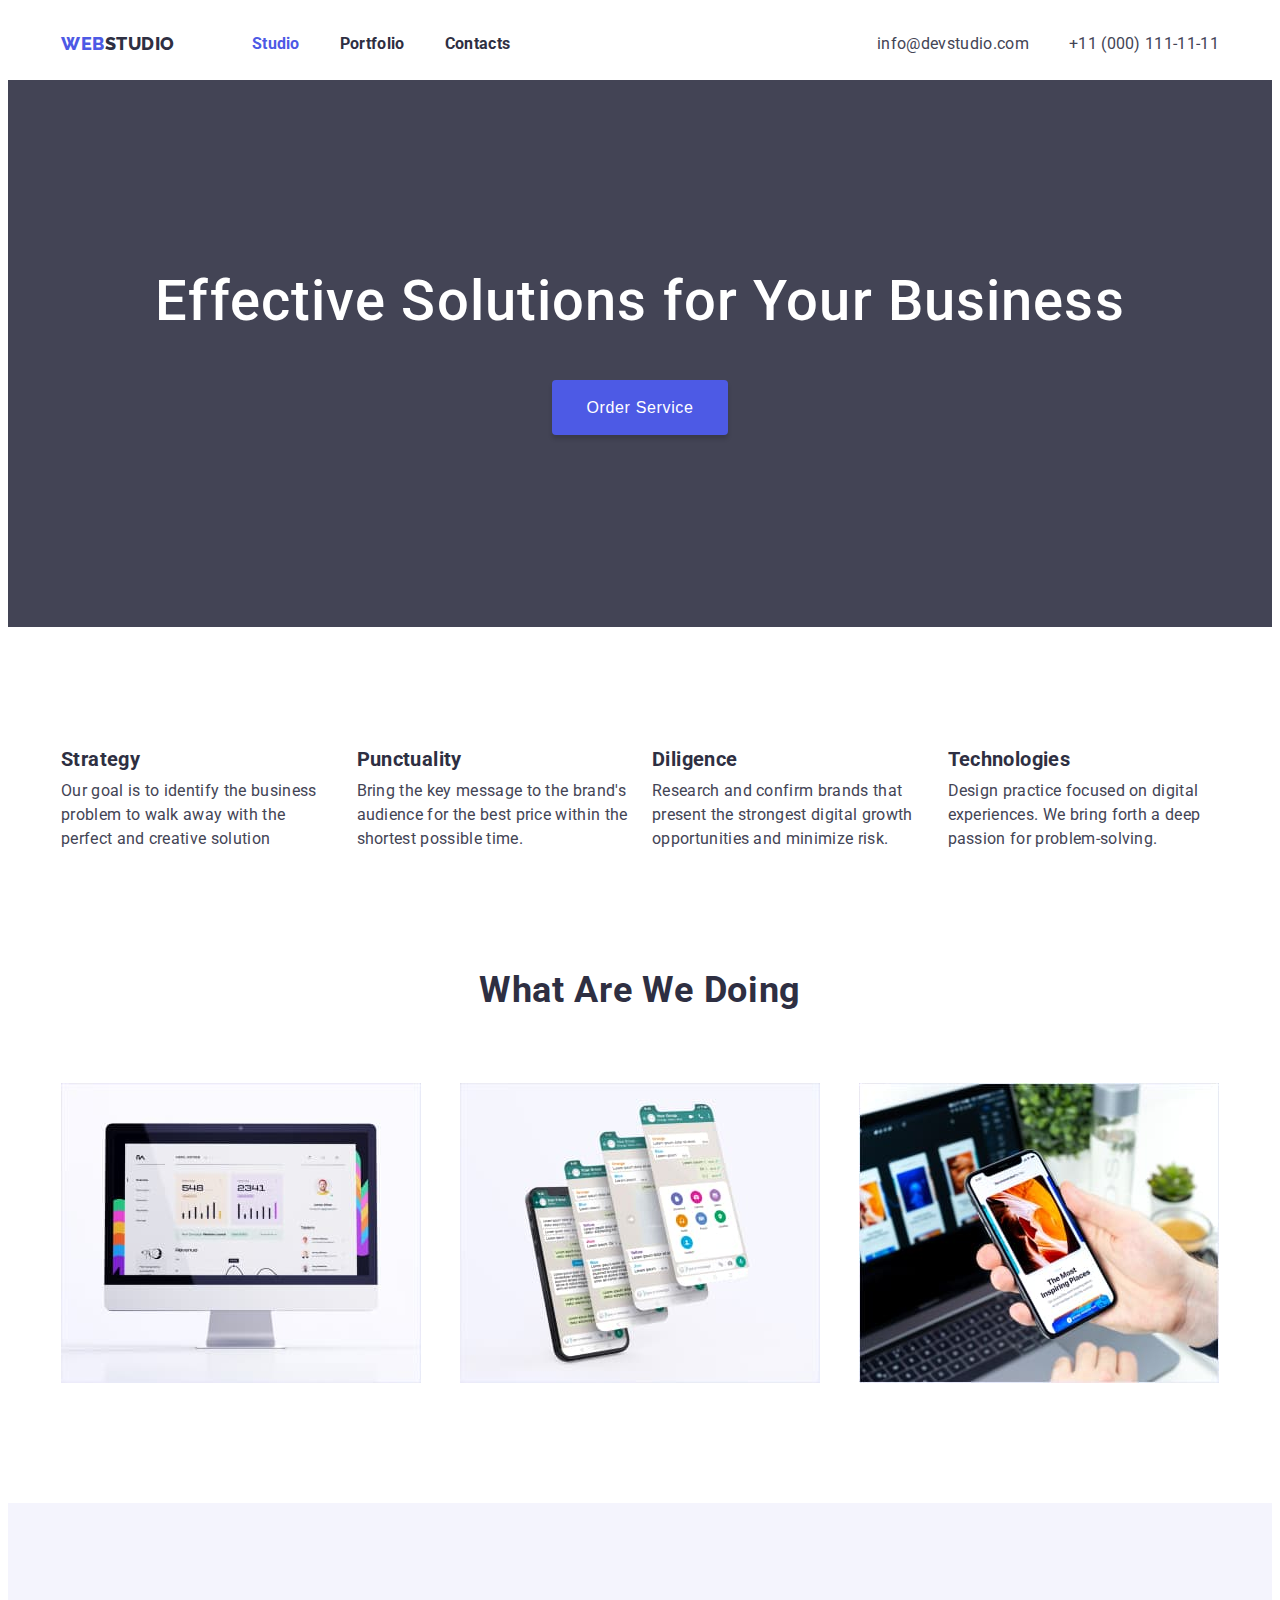
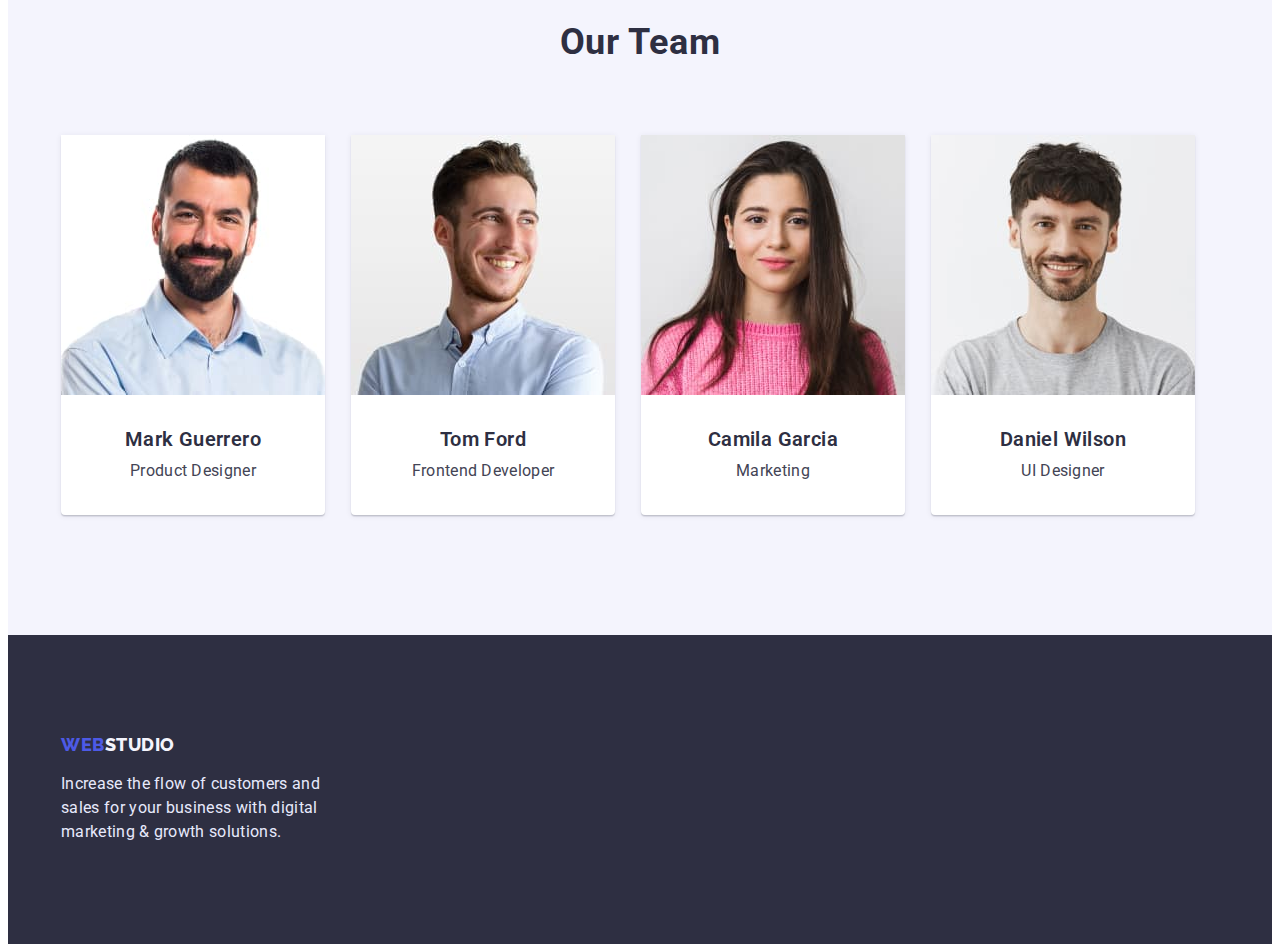
<file: index.html>
<!DOCTYPE html>
<html lang="en">
  <head>
    <meta charset="UTF-8" />
    <meta http-equiv="X-UA-Compatible" content="IE=edge" />
    <meta name="viewport" content="width=device-width, initial-scale=1.0" />
    <title>WebStudio</title>
    <link rel="preconnect" href="https://fonts.googleapis.com" />
    <link rel="preconnect" href="https://fonts.gstatic.com" crossorigin />
    <link
      href="https://fonts.googleapis.com/css2?family=Raleway:wght@700&family=Roboto:wght@400;500;700;900&display=swap"
      rel="stylesheet"
    />
    <link
      rel="stylesheet"
      href="https://cdnjs.cloudflare.com/ajax/libs/modern-normalize/1.1.0/modern-normalize.min.css"
      integrity="sha512-wpPYUAdjBVSE4KJnH1VR1HeZfpl1ub8YT/NKx4PuQ5NmX2tKuGu6U/JRp5y+Y8XG2tV+wKQpNHVUX03MfMFn9Q=="
      crossorigin="anonymous"
      referrerpolicy="no-referrer"
    />
    <link rel="stylesheet" href="./css/styles.css" />
  </head>
  <body>
    <!-- HEADER  -->
    <header class="header">
      <!-- NAV  -->
      <div class="container header-container">
        <nav class="nav">
          <a href="./index.html" class="header-logo link">
            <span class="header-logo-accent">web</span>studio</a
          >
          <ul class="nav-list list">
            <li class="nav-item">
              <a href="./index.html" class="nav-link link current"> Studio</a>
            </li>
            <li class="nav-item">
              <a href="./portfolio.html" class="nav-link link">Portfolio</a>
            </li>
            <li class="nav-item">
              <a href="#" class="nav-link link">Contacts</a>
            </li>
          </ul>
        </nav>
        <!-- CONTACTS  -->
        <ul class="contact-list list">
          <li class="contact-items">
            <a href="mailto:info@devstudio.com" class="contact-link link">
              info@devstudio.com
            </a>
          </li>
          <li class="contact-items">
            <a href="tel:+110001111111" class="contact-link link">
              +11 (000) 111-11-11</a
            >
          </li>
        </ul>
      </div>
    </header>

    <!-- MAIN -->
    <main>
      <!-- HERO -->
      <section class="hero">
        <div class="container">
          <h1 class="hero-title">Effective Solutions for Your Business</h1>
          <button type="button" class="hero-button">Order Service</button>
        </div>
      </section>
      <!-- BENEFITS  -->
      <section class="benefits section">
        <div class="container">
          <h2 class="hidden">Benefits</h2>
          <ul class="benefits-list list">
            <li class="benefits-item">
              <h3 class="benefits-title">Strategy</h3>
              <p class="benefits-text">
                Our goal is to identify the business problem to walk away with
                the perfect and creative solution
              </p>
            </li>

            <li class="benefits-item">
              <h3 class="benefits-title">Punctuality</h3>
              <p class="benefits-text">
                Bring the key message to the brand's audience for the best price
                within the shortest possible time.
              </p>
            </li>

            <li class="benefits-item">
              <h3 class="benefits-title">Diligence</h3>
              <p class="benefits-text">
                Research and confirm brands that present the strongest digital
                growth opportunities and minimize risk.
              </p>
            </li>

            <li class="benefits-item">
              <h3 class="benefits-title">Technologies</h3>
              <p class="benefits-text">
                Design practice focused on digital experiences. We bring forth a
                deep passion for problem-solving.
              </p>
            </li>
          </ul>
        </div>
      </section>
      <!-- WHAT ARE WE DOING  -->
      <section class="features section">
        <div class="container">
          <h2 class="features-title">What are we doing</h2>
          <ul class="features-list list">
            <li class="features-item">
              <img
                src="./images/img-1-wawd.jpg"
                alt="statistics"
                width="360"
                height="300"
              />
            </li>
            <li class="features-item">
              <img
                src="./images/img-2-wawd.jpg"
                alt="smm"
                width="360"
                height="300"
              />
            </li>
            <li class="features-item">
              <img
                src="./images/img-3-wawd.jpg"
                alt="phone app"
                width="360"
                height="300"
              />
            </li>
          </ul>
        </div>
      </section>
      <!-- OUR TEAM  -->
      <section class="team section">
        <div class="container">
          <h2 class="team-title">Our Team</h2>
          <ul class="team-list list">
            <li class="team-item">
              <img
                src="./images/mark-img.jpg"
                alt="Mark Guerrero"
                width="264"
                height="260"
              />
              <div class="wrapper-team">
                <h3 class="team-name">Mark Guerrero</h3>
                <p class="team-text">Product Designer</p>
              </div>
            </li>
            <li class="team-item">
              <img
                src="./images/tom-img.jpg"
                alt="Tom Ford"
                width="264"
                height="260"
              />
              <div class="wrapper-team">
                <h3 class="team-name">Tom Ford</h3>
                <p class="team-text">Frontend Developer</p>
              </div>
            </li>
            <li class="team-item">
              <img
                src="./images/camila-img.jpg"
                alt="Camila Garcia"
                width="264"
                height="260"
              />
              <div class="wrapper-team">
                <h3 class="team-name">Camila Garcia</h3>
                <p class="team-text">Marketing</p>
              </div>
            </li>
            <li class="team-item">
              <img
                class="img"
                src="./images/daniel-img.jpg"
                alt="Daniel Wilson"
                width="264"
                height="260"
              />
              <div class="wrapper-team">
                <h3 class="team-name">Daniel Wilson</h3>
                <p class="team-text">UI Designer</p>
              </div>
            </li>
          </ul>
        </div>
      </section>
    </main>

    <!-- FOOTER -->
    <footer class="footer">
      <div class="container">
        <a href="./index.html" class="footer-logo link">
          <span class="footer-logo-accent">web</span>studio</a
        >
        <p class="footer-text">
          Increase the flow of customers and sales for your business with
          digital marketing & growth solutions.
        </p>
      </div>
    </footer>
  </body>
</html>
</file>
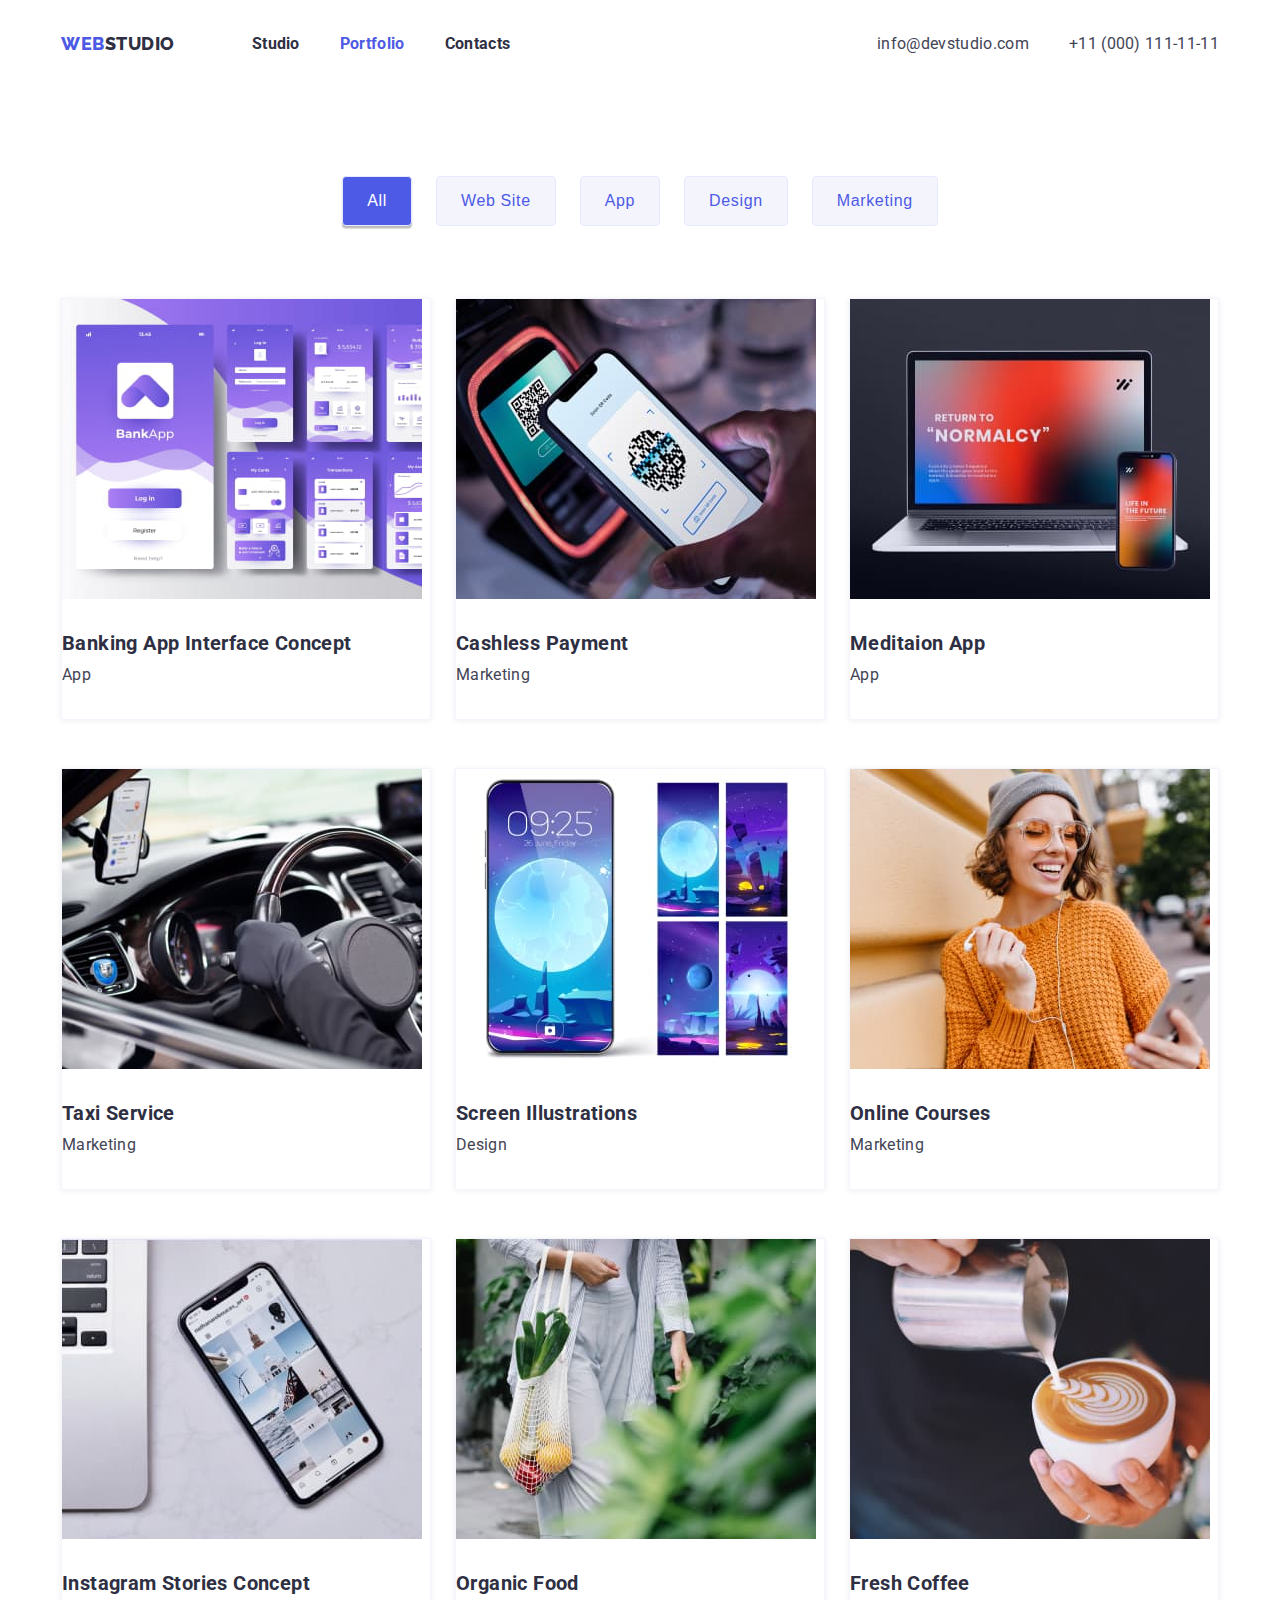
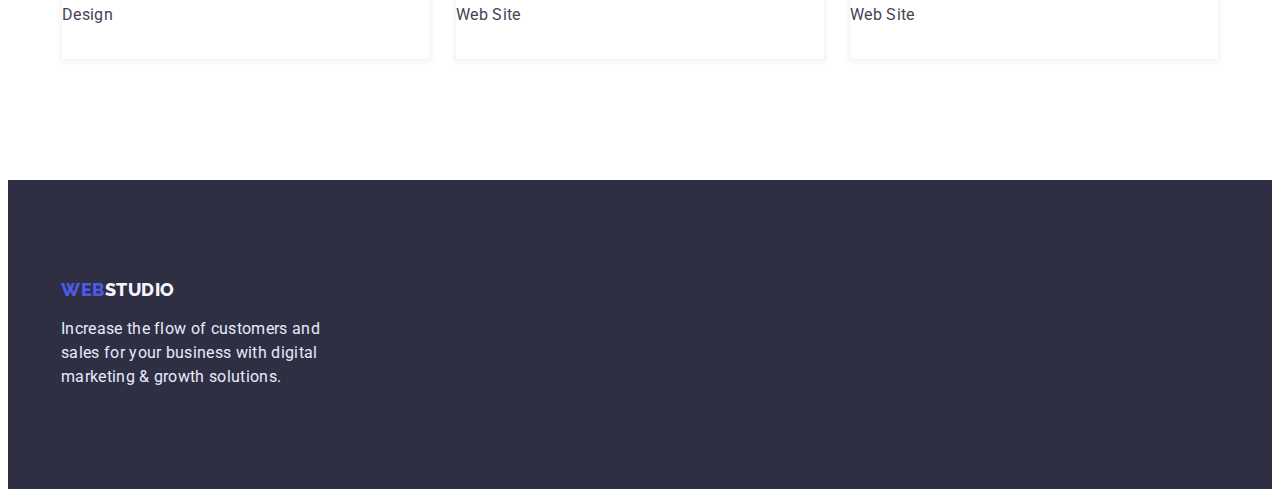
<file: portfolio.html>
<!DOCTYPE html>
<html lang="en">
  <head>
    <meta charset="UTF-8" />
    <meta http-equiv="X-UA-Compatible" content="IE=edge" />
    <meta name="viewport" content="width=device-width, initial-scale=1.0" />
    <title>WebStudio</title>
    <link rel="preconnect" href="https://fonts.googleapis.com" />
    <link rel="preconnect" href="https://fonts.gstatic.com" crossorigin />
    <link
      href="https://fonts.googleapis.com/css2?family=Raleway:wght@700&family=Roboto:wght@400;500;700;900&display=swap"
      rel="stylesheet"
    />
    <link
      rel="stylesheet"
      href="https://cdnjs.cloudflare.com/ajax/libs/modern-normalize/1.1.0/modern-normalize.min.css"
      integrity="sha512-wpPYUAdjBVSE4KJnH1VR1HeZfpl1ub8YT/NKx4PuQ5NmX2tKuGu6U/JRp5y+Y8XG2tV+wKQpNHVUX03MfMFn9Q=="
      crossorigin="anonymous"
      referrerpolicy="no-referrer"
    />
    <link rel="stylesheet" href="./css/styles.css" />
  </head>
  <body>
    <!-- HEADER  -->
    <header class="header">
      <!-- NAV  -->
      <div class="container header-container">
        <nav class="nav">
          <a href="./index.html" class="header-logo link">
            <span class="header-logo-accent">web</span>studio</a
          >
          <ul class="nav-list list">
            <li class="nav-item">
              <a href="./index.html" class="nav-link link"> Studio</a>
            </li>
            <li class="nav-item">
              <a href="./portfolio.html" class="nav-link link current"
                >Portfolio</a
              >
            </li>
            <li class="nav-item">
              <a href="#" class="nav-link link">Contacts</a>
            </li>
          </ul>
        </nav>
        <!-- CONTACTS  -->
        <ul class="contact-list list">
          <li class="contact-items">
            <a href="mailto:info@devstudio.com" class="contact-link link">
              info@devstudio.com
            </a>
          </li>
          <li class="contact-items">
            <a href="tel:+110001111111" class="contact-link link">
              +11 (000) 111-11-11</a
            >
          </li>
        </ul>
      </div>
    </header>
    <!-- MAIN  -->
    <main>
      <section class="section-portfolio">
        <div class="container">
          <h1 class="hidden">Portfolio</h1>
          <ul class="portfolio-menu list">
            <li>
              <button type="button" class="menu-button current-button">
                All
              </button>
            </li>
            <li>
              <button type="button" class="menu-button">Web Site</button>
            </li>
            <li>
              <button type="button" class="menu-button">App</button>
            </li>
            <li>
              <button type="button" class="menu-button">Design</button>
            </li>
            <li>
              <button type="button" class="menu-button">Marketing</button>
            </li>
          </ul>
          <ul class="portfolio-list list">
            <li class="portfolio-item">
              <a href="#" class="portfolio-link link">
                <img
                  src="./images/banking-app.jpg"
                  alt="Banking App"
                  width="360"
                  height="300"
                />
                <div class="portfolio-wrapper">
                  <h2 class="porfolio-title">Banking App Interface Concept</h2>
                  <p class="portfolio-text">App</p>
                  <p hidden class="portfolio-text-tip">
                    14 Stylish and User-Friendly App Design Concepts · Task
                    Manager App · Calorie Tracker App · Exotic Fruit Ecommerce
                    App · Cloud Storage App
                  </p>
                </div>
              </a>
            </li>
            <li class="portfolio-item">
              <a href="#" class="portfolio-link link">
                <img
                  src="./images/cashless-payment.jpg"
                  alt="Cashless Payment"
                  width="360"
                  height="300"
                />
                <div class="portfolio-wrapper">
                  <h2 class="porfolio-title">Cashless Payment</h2>
                  <p class="portfolio-text">Marketing</p>
                  <p hidden class="portfolio-text-tip">
                    14 Stylish and User-Friendly App Design Concepts · Task
                    Manager App · Calorie Tracker App · Exotic Fruit Ecommerce
                    App · Cloud Storage App
                  </p>
                </div>
              </a>
            </li>
            <li class="portfolio-item">
              <a href="#" class="portfolio-link link">
                <img
                  src="./images/meditaion-app.jpg"
                  alt="Meditaion App"
                  width="360"
                  height="300"
                />
                <div class="portfolio-wrapper">
                  <h2 class="porfolio-title">Meditaion App</h2>
                  <p class="portfolio-text">App</p>
                  <p hidden class="portfolio-text-tip">
                    14 Stylish and User-Friendly App Design Concepts · Task
                    Manager App · Calorie Tracker App · Exotic Fruit Ecommerce
                    App · Cloud Storage App
                  </p>
                </div>
              </a>
            </li>
            <li class="portfolio-item">
              <a href="#" class="portfolio-link link">
                <img
                  src="./images/taxi-service.jpg"
                  alt="Taxi Service"
                  width="360"
                  height="300"
                />
                <div class="portfolio-wrapper">
                  <h2 class="porfolio-title">Taxi Service</h2>
                  <p class="portfolio-text">Marketing</p>
                  <p hidden class="portfolio-text-tip">
                    14 Stylish and User-Friendly App Design Concepts · Task
                    Manager App · Calorie Tracker App · Exotic Fruit Ecommerce
                    App · Cloud Storage App
                  </p>
                </div>
              </a>
            </li>
            <li class="portfolio-item">
              <a href="#" class="portfolio-link link">
                <img
                  src="./images/screen-illustrations.jpg"
                  alt="Screen Illustrations"
                  width="360"
                  height="300"
                />
                <div class="portfolio-wrapper">
                  <h2 class="porfolio-title">Screen Illustrations</h2>
                  <p class="portfolio-text">Design</p>
                  <p hidden class="portfolio-text-tip">
                    14 Stylish and User-Friendly App Design Concepts · Task
                    Manager App · Calorie Tracker App · Exotic Fruit Ecommerce
                    App · Cloud Storage App
                  </p>
                </div>
              </a>
            </li>
            <li class="portfolio-item">
              <a href="#" class="portfolio-link link">
                <img
                  src="./images/online-courses.jpg"
                  alt="Online Courses"
                  width="360"
                  height="300"
                />
                <div class="portfolio-wrapper">
                  <h2 class="porfolio-title">Online Courses</h2>
                  <p class="portfolio-text">Marketing</p>
                  <p hidden class="portfolio-text-tip">
                    14 Stylish and User-Friendly App Design Concepts · Task
                    Manager App · Calorie Tracker App · Exotic Fruit Ecommerce
                    App · Cloud Storage App
                  </p>
                </div>
              </a>
            </li>
            <li class="portfolio-item">
              <a href="#" class="portfolio-link link">
                <img
                  src="./images/instagram-stories.jpg"
                  alt="Instagram Stories Concept"
                  width="360"
                  height="300"
                />
                <div class="portfolio-wrapper">
                  <h2 class="porfolio-title">Instagram Stories Concept</h2>
                  <p class="portfolio-text">Design</p>
                  <p hidden class="portfolio-text-tip">
                    14 Stylish and User-Friendly App Design Concepts · Task
                    Manager App · Calorie Tracker App · Exotic Fruit Ecommerce
                    App · Cloud Storage App
                  </p>
                </div>
              </a>
            </li>
            <li class="portfolio-item">
              <a href="#" class="portfolio-link link">
                <img
                  src="./images/organic-food.jpg"
                  alt="Organic Food"
                  width="360"
                  height="300"
                />
                <div class="portfolio-wrapper">
                  <h2 class="porfolio-title">Organic Food</h2>
                  <p class="portfolio-text">Web Site</p>
                  <p hidden class="portfolio-text-tip">
                    14 Stylish and User-Friendly App Design Concepts · Task
                    Manager App · Calorie Tracker App · Exotic Fruit Ecommerce
                    App · Cloud Storage App
                  </p>
                </div>
              </a>
            </li>
            <li class="portfolio-item">
              <a href="#" class="portfolio-link link">
                <img
                  src="./images/fresh-coffee.jpg"
                  alt="Fresh Coffee"
                  width="360"
                  height="300"
                />
                <div class="portfolio-wrapper">
                  <h2 class="porfolio-title">Fresh Coffee</h2>
                  <p class="portfolio-text">Web Site</p>
                  <p hidden class="portfolio-text-tip">
                    14 Stylish and User-Friendly App Design Concepts · Task
                    Manager App · Calorie Tracker App · Exotic Fruit Ecommerce
                    App · Cloud Storage App
                  </p>
                </div>
              </a>
            </li>
          </ul>
        </div>
      </section>
    </main>
    <footer class="footer">
      <div class="container">
        <a href="./index.html" class="footer-logo link">
          <span class="footer-logo-accent">web</span>studio</a
        >
        <p class="footer-text">
          Increase the flow of customers and sales for your business with
          digital marketing & growth solutions.
        </p>
      </div>
    </footer>
  </body>
</html>
</file>
<file: css/styles.css>
:root {
  --primary-brand-color: #4d5ae5;
  --dark-color: #2e2f42;
  --success: #31d0aa;
  --text-color: #434455;
  --white-color: #ffffff;
  --light-color: #f4f4fd;
  --accent-color: #e7e9fc;
}
h1,
h2,
h3,
h4,
h5,
h6,
p {
  margin-top: 0;
  margin-bottom: 0;
}
ul,
ol {
  margin-top: 0;
  margin-bottom: 0;
  padding-left: 0;
}
img {
  display: block;
}

body {
  font-family: "Roboto", sans-serif;
  color: var(--text-color);
}

.list {
  list-style: none;
}

.link {
  text-decoration: none;
}
.container {
  width: 1158px;
  padding-left: 15px;
  padding-right: 15px;
  margin-right: auto;
  margin-left: auto;
}
.section {
  padding-top: 120px;
  padding-bottom: 120px;
}
.hidden {
  position: absolute;
  white-space: nowrap;
  width: 1px;
  height: 1px;
  overflow: hidden;
  border: 0;
  padding: 0;
  clip: rect(0 0 0 0);
  clip-path: inset(50%);
  margin: -1px;
}

/* HEADER  */
/* LOGO  */
.header {
  padding-top: 24px;
  padding-bottom: 24px;
}
.header-logo {
  font-family: "Raleway", sans-serif;
  color: var(--dark-color);
  font-weight: 800;
  font-size: 18px;
  line-height: 1.33;
  letter-spacing: 0.03em;
  text-transform: uppercase;
  margin-right: 77px;
}
.header-logo-accent {
  color: var(--primary-brand-color);
}
/* MENU  */
.header-container {
  display: flex;
  align-items: center;
}
.nav {
  display: flex;
  align-items: center;
}
.nav-list {
  display: flex;
  align-items: center;
}
.nav-item:not(:last-child) {
  margin-right: 40px;
}
.nav-link {
  font-weight: 700;
  font-size: 16px;
  line-height: 1.5;
  letter-spacing: 0.02em;
  color: var(--dark-color);
}
.current {
  color: var(--primary-brand-color);
}
.nav-link:hover,
.nav-link:focus,
.contact-link:hover,
.contact-link:focus {
  color: var(--primary-brand-color);
}
/* CONTACT  */
.contact-list {
  display: flex;
  align-items: center;
  margin-left: auto;
}
.contact-link {
  font-size: 16px;
  line-height: 1.5;
  letter-spacing: 0.02em;
  color: var(--text-color);
}
.contact-items:not(:last-child) {
  margin-right: 40px;
}

/* HERO  */
.hero {
  background-color: var(--text-color);
  padding-top: 192px;
  padding-bottom: 192px;
}
.hero-title {
  margin-bottom: 48px;
  font-weight: 500;
  font-size: 56px;
  line-height: 1.07;
  text-align: center;
  letter-spacing: 0.02em;
  color: var(--white-color);
}
.hero-button {
  background-color: var(--primary-brand-color);
  color: var(--white-color);
  font-weight: 500;
  font-size: 16px;
  line-height: 1.19;
  align-items: center;
  letter-spacing: 0.04em;
  cursor: pointer;
  padding: 16px 32px;
  box-shadow: 0px 4px 4px rgba(0, 0, 0, 0.15);
  border-radius: 4px;
  border-color: transparent;
  margin-right: auto;
  margin-left: auto;
  display: block;
}
.hero-button:hover,
.hero-button:focus {
  background-color: #404bbf;
}

/* BENEFITS  */
.benefits {
  padding-bottom: 0;
}
.benefits-list {
  display: flex;
}
.benefits-item {
  width: calc((100% - 72px) / 4);
}
.benefits-item:not(:last-child) {
  margin-right: 24px;
}
.benefits-title {
  margin-bottom: 8px;
  font-weight: 700;
  font-size: 20px;
  line-height: 1.2;
  letter-spacing: 0.02em;
  color: var(--dark-color);
}
.benefits-text {
  font-size: 16px;
  line-height: 1.5;
  letter-spacing: 0.02em;
}
/*  FEATURES */
.features-list {
  display: flex;
  justify-content: space-between;
}

.features-title {
  margin-bottom: 72px;
  font-style: normal;
  font-weight: 700;
  font-size: 36px;
  line-height: 1.11;
  text-align: center;
  letter-spacing: 0.02em;
  text-transform: capitalize;
  color: var(--dark-color);
}
/* TEAM  */
.team {
  background-color: var(--light-color);
}
.team-list {
  display: flex;
  gap: 26px;
}
.team-item {
  background-color: var(--white-color);
  box-shadow: 0px 1px 6px rgba(46, 47, 66, 0.08),
    0px 1px 1px rgba(46, 47, 66, 0.16), 0px 2px 1px rgba(46, 47, 66, 0.08);
  border-radius: 0px 0px 4px 4px;
}

.team-title {
  margin-bottom: 72px;
  font-weight: 700;
  font-size: 36px;
  line-height: 1.11;
  text-align: center;
  letter-spacing: 0.02em;
  text-transform: capitalize;
  color: var(--dark-color);
}
.wrapper-team {
  margin-top: 32px;
  margin-bottom: 32px;
}
.team-name {
  margin-bottom: 8px;
  font-weight: 600;
  font-size: 20px;
  line-height: 1.2;
  text-align: center;
  letter-spacing: 0.02em;
  color: var(--dark-color);
}
.team-text {
  font-size: 16px;
  line-height: 1.5;
  text-align: center;
  letter-spacing: 0.02em;
}
/* FOOTER  */
.footer {
  padding-top: 100px;
  padding-bottom: 100px;
  background-color: var(--dark-color);
}
.footer-logo {
  font-family: "Raleway", sans-serif;
  font-weight: 800;
  font-size: 18px;
  line-height: 1.16;
  align-items: center;
  letter-spacing: 0.03em;
  text-transform: uppercase;
  color: var(--light-color);
}
.footer-logo-accent {
  color: var(--primary-brand-color);
}
.footer-text {
  margin-top: 16px;
  max-width: 264px;
  font-size: 16px;
  line-height: 1.5;
  letter-spacing: 0.02em;
  color: var(--accent-color);
}
/* PORTFOLIO  */
.section-portfolio {
  padding-top: 96px;
  padding-bottom: 120px;
}
/* MENU  */
.portfolio-menu {
  display: flex;
  justify-content: center;
  gap: 24px;
  margin-bottom: 72px;
}
.menu-button {
  font-weight: 500;
  font-size: 16px;
  line-height: 1.5;
  align-items: center;
  text-align: center;
  letter-spacing: 0.04em;
  cursor: pointer;
  color: var(--primary-brand-color);
  background-color: var(--light-color);
  border: 1px solid #e7e9fc;
  border-radius: 4px;
  padding: 12px 24px;
}
.menu-button:hover,
.menu-button:focus {
  background-color: var(--primary-brand-color);
  color: var(--white-color);
}
.current-button {
  background-color: var(--primary-brand-color);
  color: var(--white-color);
  box-shadow: 0px 3px 1px rgba(0, 0, 0, 0.1), 0px 2px 1px rgba(0, 0, 0, 0.08),
    0px 2px 2px rgba(0, 0, 0, 0.12);
}
/* portfolio card  */
.portfolio-list {
  display: flex;
  flex-wrap: wrap;
  column-gap: 24px;
  row-gap: 48px;
}
.portfolio-item {
  width: calc((100% - 48px) / 3);
}
.portfolio-link {
  border: 0.5px solid #f4f4fd;
  box-shadow: 0px 1px 6px rgba(46, 47, 66, 0.08);
  display: block;
}
.portfolio-wrapper {
  margin-top: 32px;
  margin-bottom: 32px;
}
.porfolio-title {
  margin-bottom: 8px;
  font-weight: 700;
  font-size: 20px;
  line-height: 1.2;

  letter-spacing: 0.02em;
  color: var(--dark-color);
}
.portfolio-text {
  font-size: 16px;
  line-height: 1.5;
  letter-spacing: 0.02em;
  color: var(--text-color);
}
.portfolio-text-tip {
  font-size: 16px;
  line-height: 1.5;
  letter-spacing: 0.02em;
  color: var(--light-color);
}
</file>
